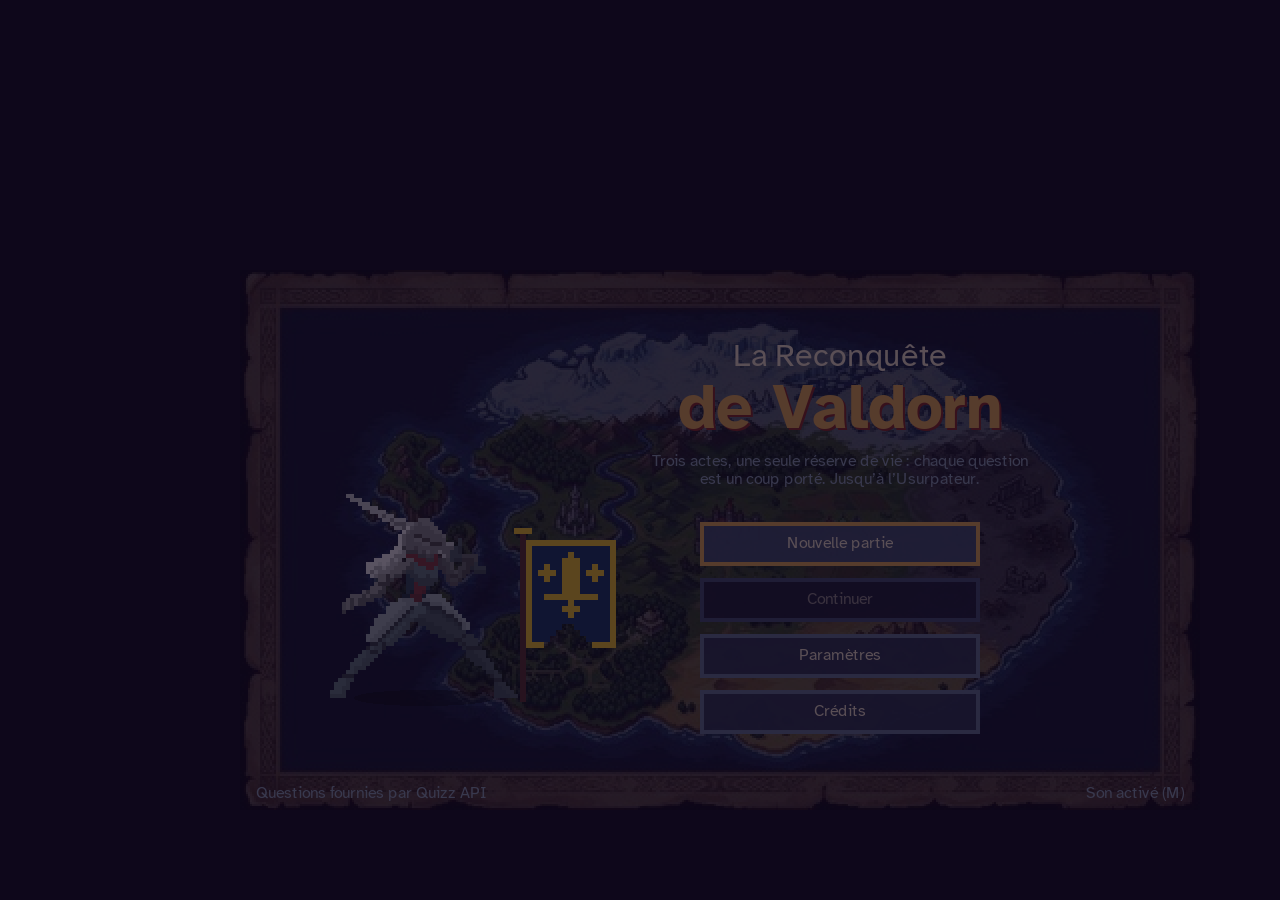
<file: index.html>
<!doctype html>
<html lang="fr">
<head>
  <meta charset="utf-8">
  <meta name="viewport" content="width=device-width, initial-scale=1, viewport-fit=cover">
  <meta name="description" content="La Reconquête de Valdorn : un rogue-lite en pixel art où chaque combat se gagne en répondant à des questions de culture générale.">
  <meta name="theme-color" content="#0E071B">
  <title>La Reconquête de Valdorn</title>
  <link rel="preconnect" href="https://fonts.googleapis.com">
  <link rel="preconnect" href="https://fonts.gstatic.com" crossorigin>
  <link rel="stylesheet" href="https://fonts.googleapis.com/css2?family=Atkinson+Hyperlegible:wght@400;700&family=Pixelify+Sans:wght@400..700&display=swap">
  <style>
    html, body { margin: 0; height: 100%; background: #0E071B; overflow: hidden; }
    #game { width: 100%; height: 100%; display: flex; align-items: center; justify-content: center; }
    canvas { image-rendering: pixelated; image-rendering: crisp-edges; }
    noscript { color: #F9E6CF; font-family: system-ui, sans-serif; display: block; padding: 24px; }
  </style>
</head>
<body>
  <div id="game" aria-label="Jeu La Reconquête de Valdorn"></div>
  <noscript>Ce jeu a besoin de JavaScript. Le <a href="classique.html" style="color:#EDAB50">quiz classique</a> fonctionne sans le jeu.</noscript>
  <script src="vendor/phaser-3.90.0.min.js"></script>
  <script type="module" src="src/main.js"></script>
</body>
</html>
</file>
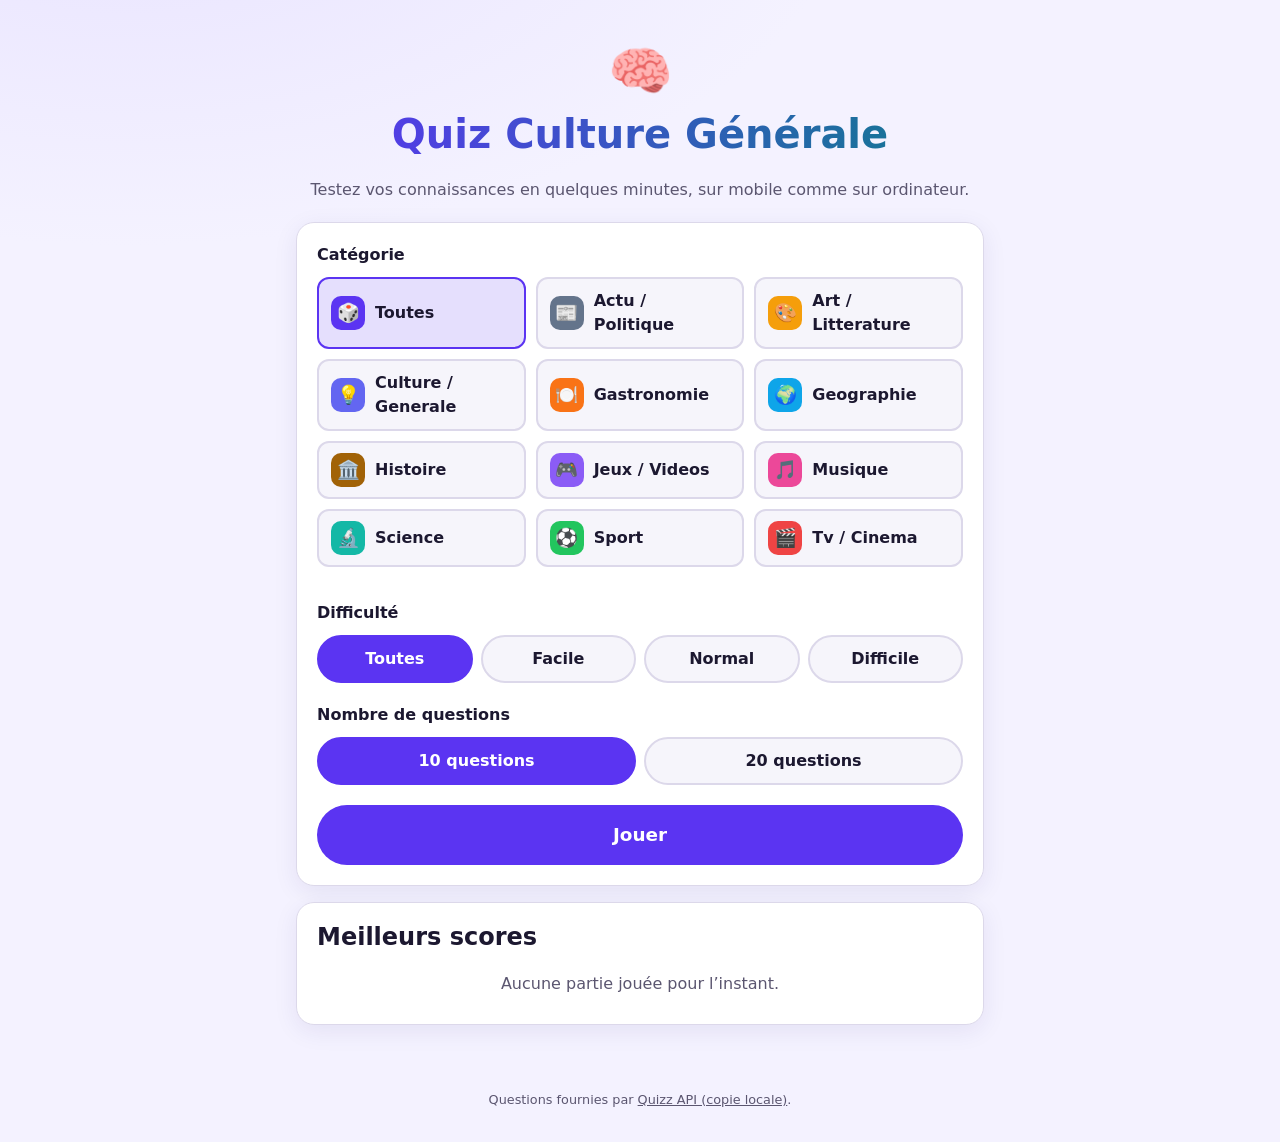
<file: classique.html>
<!doctype html>
<html lang="fr">
<head>
  <meta charset="utf-8">
  <meta name="viewport" content="width=device-width, initial-scale=1">
  <meta name="description" content="Quiz de culture générale en français : choisissez une catégorie, une difficulté et testez vos connaissances.">
  <meta name="color-scheme" content="light dark">
  <meta name="theme-color" content="#6d4aff">
  <title>Quiz Culture Générale</title>
  <link rel="icon" href="data:image/svg+xml,<svg xmlns='http://www.w3.org/2000/svg' viewBox='0 0 100 100'><text y='.9em' font-size='90'>🧠</text></svg>">
  <link rel="stylesheet" href="css/style.css">
</head>
<body>
  <a class="skip-link" href="#main">Aller au contenu</a>

  <main id="main" tabindex="-1">

    <!-- ===================== ACCUEIL ===================== -->
    <section id="screen-home" class="screen" aria-labelledby="home-title">
      <header class="hero">
        <div class="hero-icon" aria-hidden="true">🧠</div>
        <h1 id="home-title">Quiz Culture Générale</h1>
        <p class="tagline">Testez vos connaissances en quelques minutes, sur mobile comme sur ordinateur.</p>
      </header>

      <form id="setup-form" class="card setup" novalidate>
        <fieldset>
          <legend>Catégorie</legend>
          <div id="category-list" class="chip-grid" role="radiogroup" aria-label="Catégorie">
            <!-- rempli dynamiquement à partir des catégories renvoyées par la source -->
          </div>
          <p id="filters-status" class="muted small" role="status"></p>
        </fieldset>

        <fieldset>
          <legend>Difficulté</legend>
          <div id="difficulty-list" class="segmented" role="radiogroup" aria-label="Difficulté"></div>
        </fieldset>

        <fieldset>
          <legend>Nombre de questions</legend>
          <div id="count-list" class="segmented" role="radiogroup" aria-label="Nombre de questions"></div>
        </fieldset>

        <button type="submit" id="play-btn" class="btn btn-primary btn-xl">Jouer</button>
      </form>

      <section class="card best" aria-labelledby="best-title">
        <h2 id="best-title">Meilleurs scores</h2>
        <ul id="best-list" class="best-list"></ul>
      </section>
    </section>

    <!-- ===================== CHARGEMENT ===================== -->
    <section id="screen-loading" class="screen" hidden aria-live="polite">
      <div class="center-box">
        <div class="spinner" aria-hidden="true"></div>
        <p>Chargement des questions…</p>
      </div>
    </section>

    <!-- ===================== ERREUR ===================== -->
    <section id="screen-error" class="screen" hidden>
      <div class="card center-box" role="alert">
        <div class="big-emoji" aria-hidden="true">📡</div>
        <h2>Oups, les questions n’ont pas pu être chargées</h2>
        <p id="error-message"></p>
        <div class="btn-row">
          <button type="button" id="retry-btn" class="btn btn-primary">Réessayer</button>
          <button type="button" id="error-home-btn" class="btn btn-ghost">Accueil</button>
        </div>
      </div>
    </section>

    <!-- ===================== QUESTION ===================== -->
    <section id="screen-quiz" class="screen" hidden aria-labelledby="question-text">
      <div class="quiz-top">
        <div class="quiz-meta">
          <span id="quiz-category" class="pill"></span>
          <span id="quiz-progress-label" class="muted"></span>
          <span id="quiz-score" class="score-badge" aria-live="polite"></span>
        </div>
        <div class="progress" role="progressbar" aria-label="Progression" aria-valuemin="0" id="quiz-progress">
          <div class="progress-fill" id="quiz-progress-fill"></div>
        </div>
      </div>

      <article class="card question-card">
        <div class="timer" aria-hidden="false">
          <div class="timer-bar"><div class="timer-fill" id="timer-fill"></div></div>
          <span id="timer-label" class="timer-label" aria-live="off"></span>
        </div>
        <h2 id="question-text" class="question-text" tabindex="-1"></h2>
        <div id="answers" class="answers"></div>

        <div id="feedback" class="feedback" hidden>
          <p id="feedback-result" class="feedback-result" role="status"></p>
          <p id="anecdote" class="anecdote" hidden></p>
          <div class="btn-row">
            <button type="button" id="next-btn" class="btn btn-primary">Question suivante</button>
            <button type="button" id="report-btn" class="btn btn-link small">Signaler une question</button>
          </div>
        </div>
      </article>
      <button type="button" id="quit-btn" class="btn btn-link small quit">Quitter la partie</button>
    </section>

    <!-- ===================== RÉSULTATS ===================== -->
    <section id="screen-results" class="screen" hidden aria-labelledby="results-title">
      <div class="card results">
        <h2 id="results-title" tabindex="-1">Résultats</h2>
        <div class="score-ring" id="score-ring" aria-hidden="true"><span id="score-ring-label"></span></div>
        <p id="results-score" class="results-score"></p>
        <p id="results-message" class="results-message"></p>
        <p id="results-record" class="record" hidden>🏆 Nouveau record pour cette catégorie&nbsp;!</p>
        <div class="btn-row">
          <button type="button" id="replay-btn" class="btn btn-primary">Rejouer</button>
          <button type="button" id="share-btn" class="btn btn-secondary">Partager mon score</button>
          <button type="button" id="home-btn" class="btn btn-ghost">Accueil</button>
        </div>
        <p id="share-status" class="muted small" role="status"></p>
      </div>

      <section class="card" id="mistakes-section" aria-labelledby="mistakes-title">
        <h3 id="mistakes-title">Récapitulatif des erreurs</h3>
        <ol id="mistakes-list" class="mistakes"></ol>
      </section>
    </section>
  </main>

  <footer class="site-footer">
    <p id="source-credit">Questions fournies par <a href="https://quizzapi.jomoreschi.fr" target="_blank" rel="noopener">Quizz API</a>.</p>
  </footer>

  <div id="toast" class="toast" role="status" aria-live="polite" hidden></div>

  <script type="module" src="js/app.js"></script>
</body>
</html>
</file>
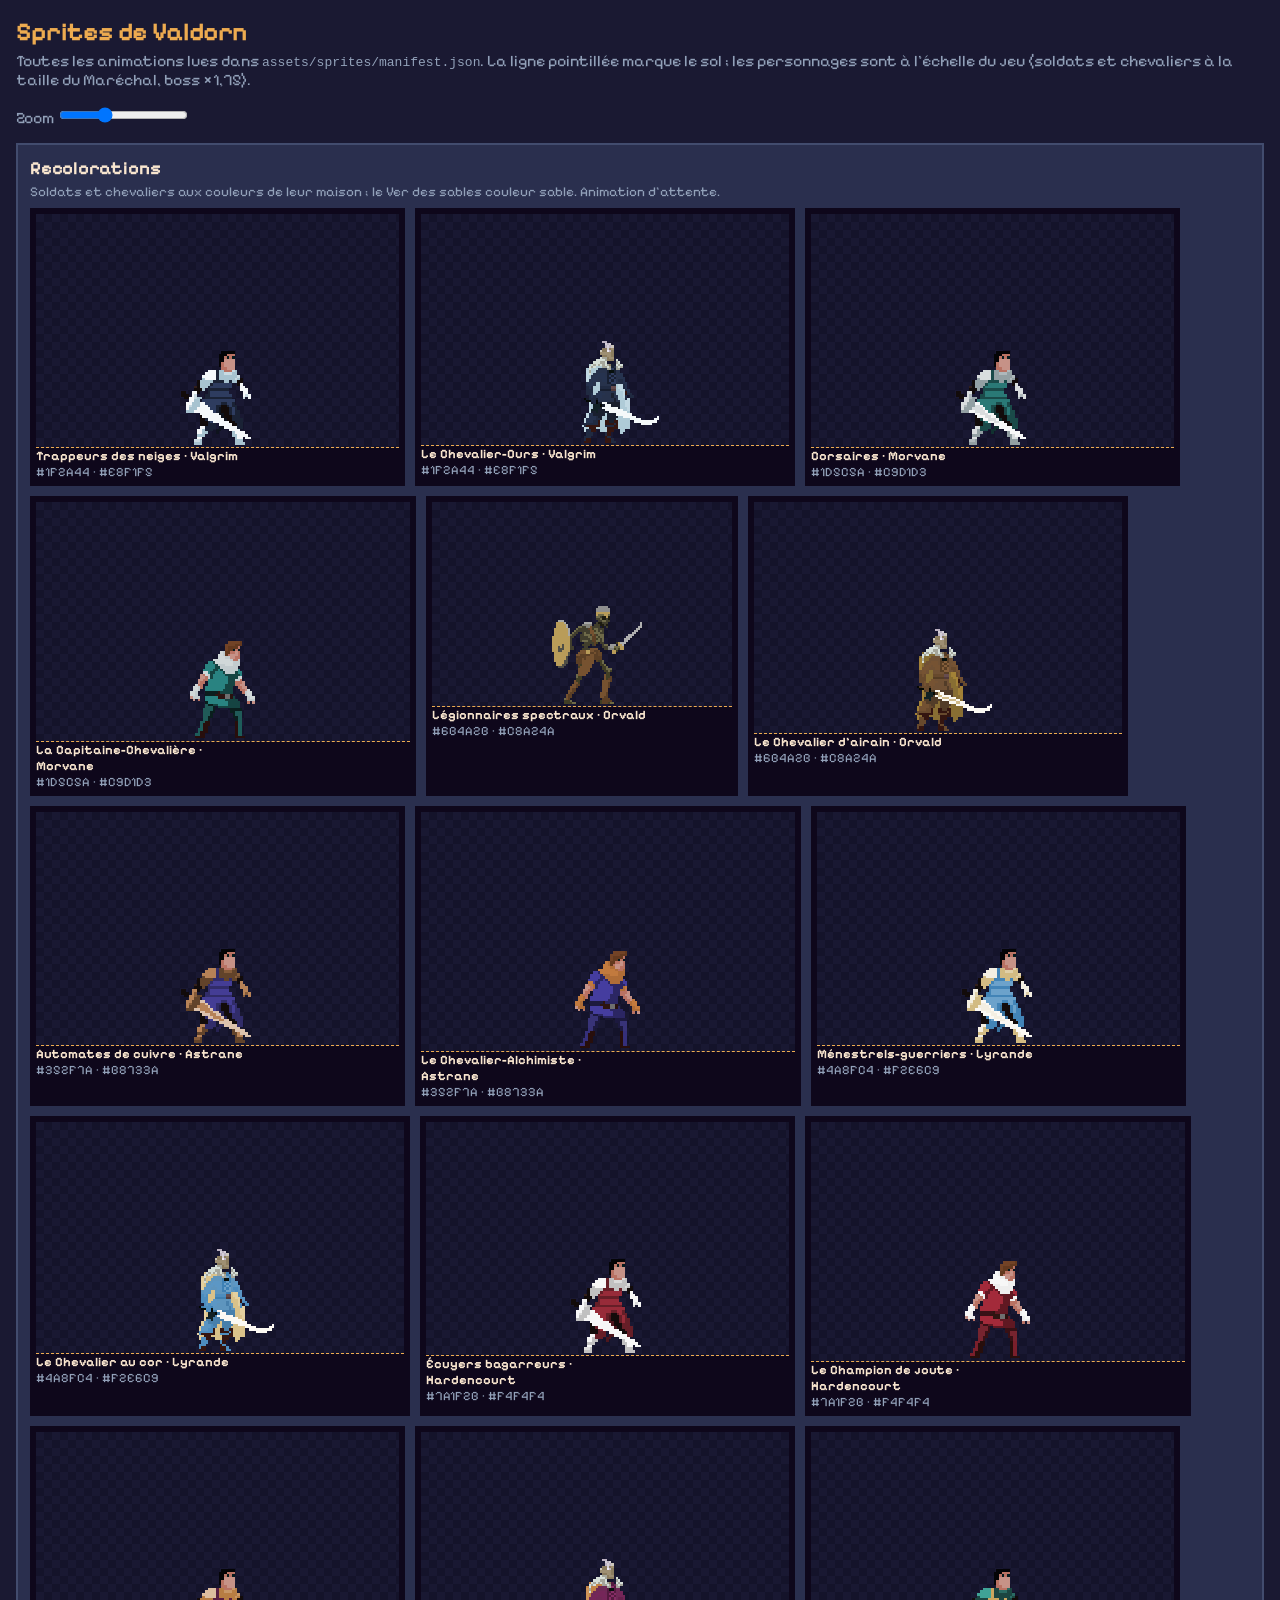
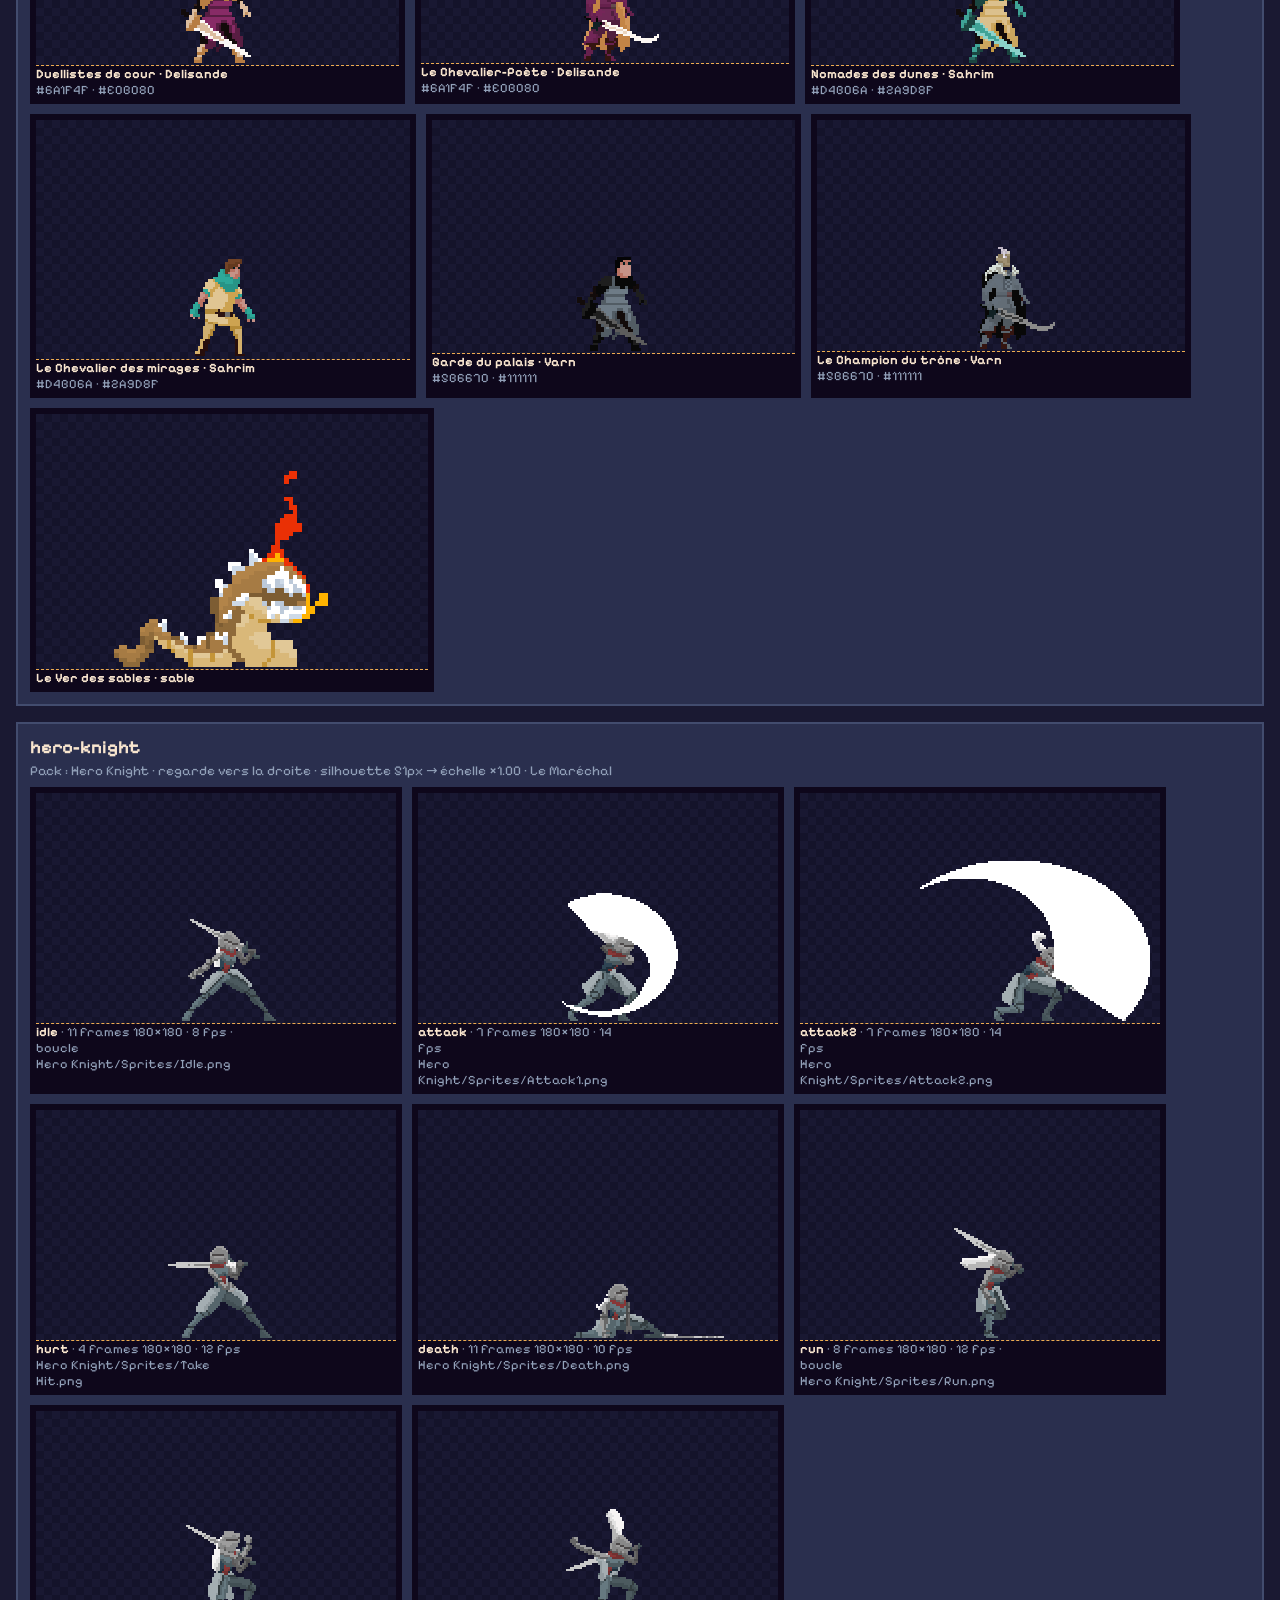
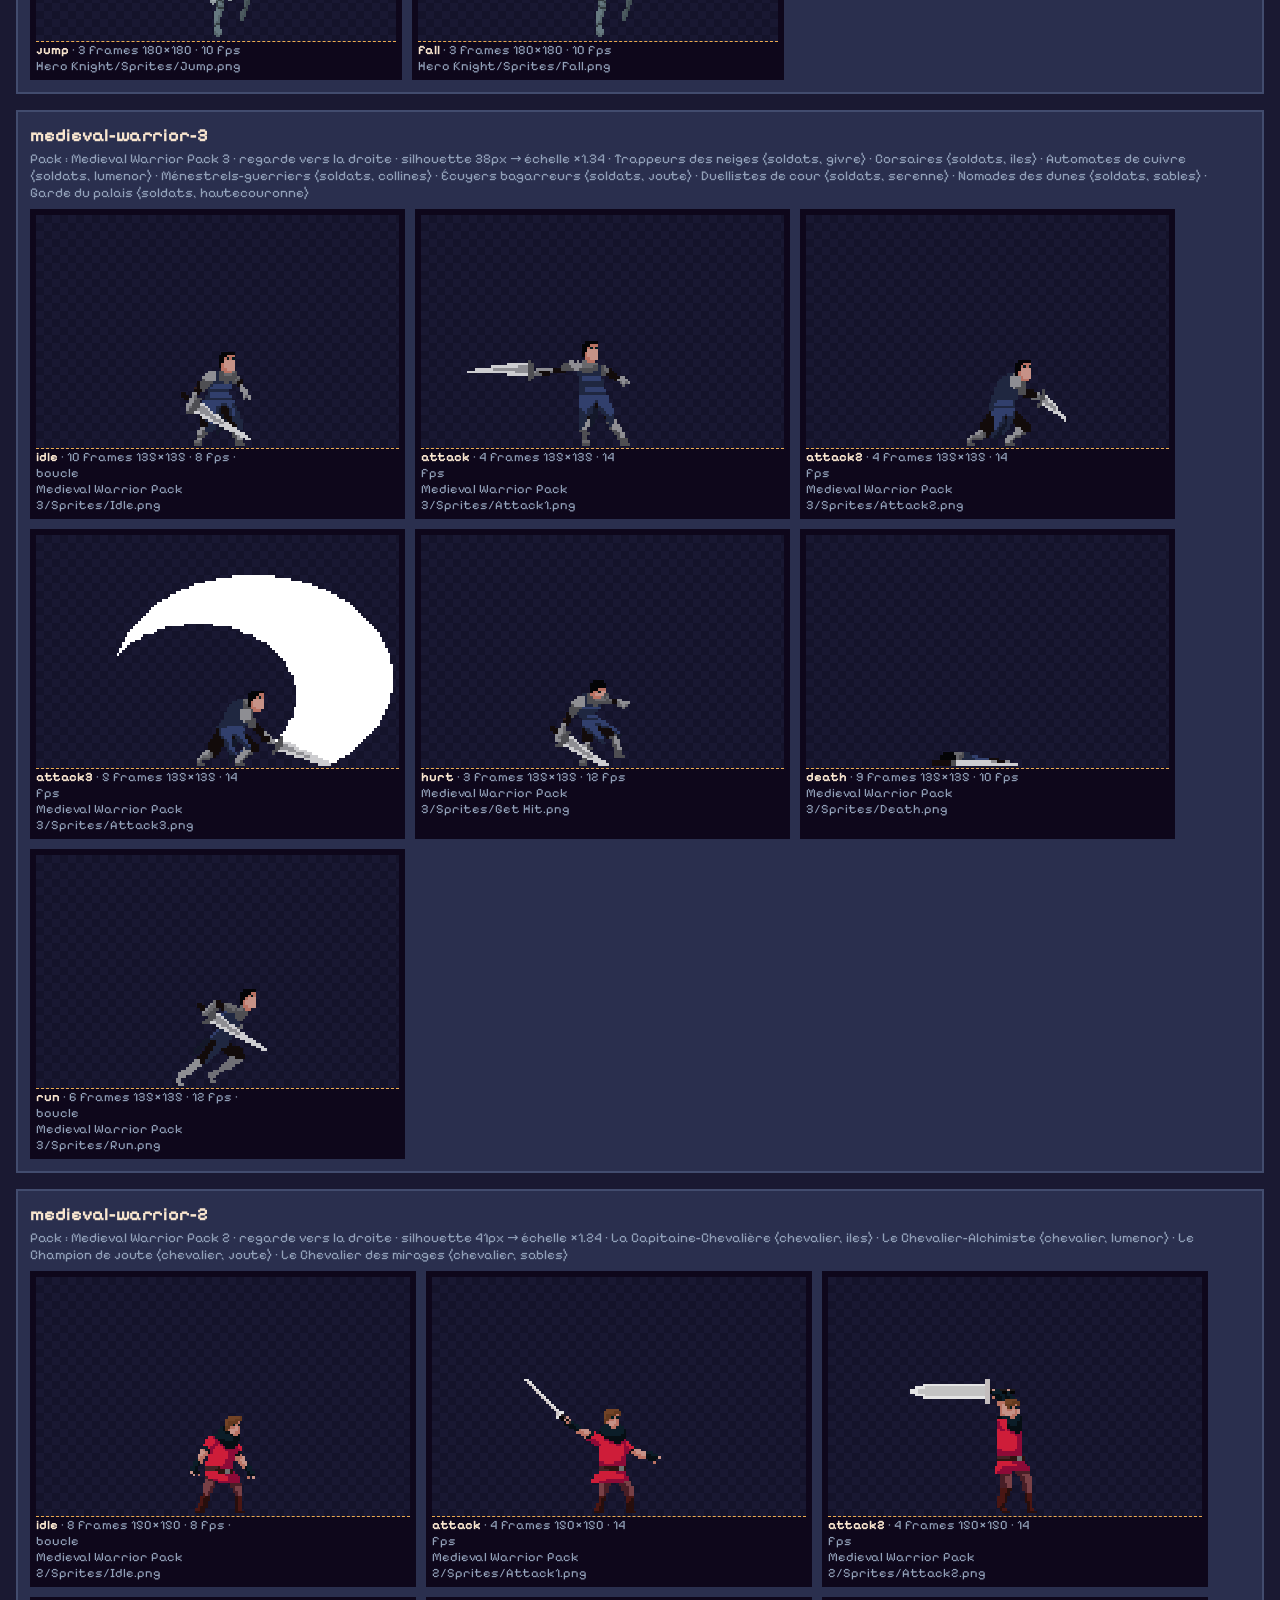
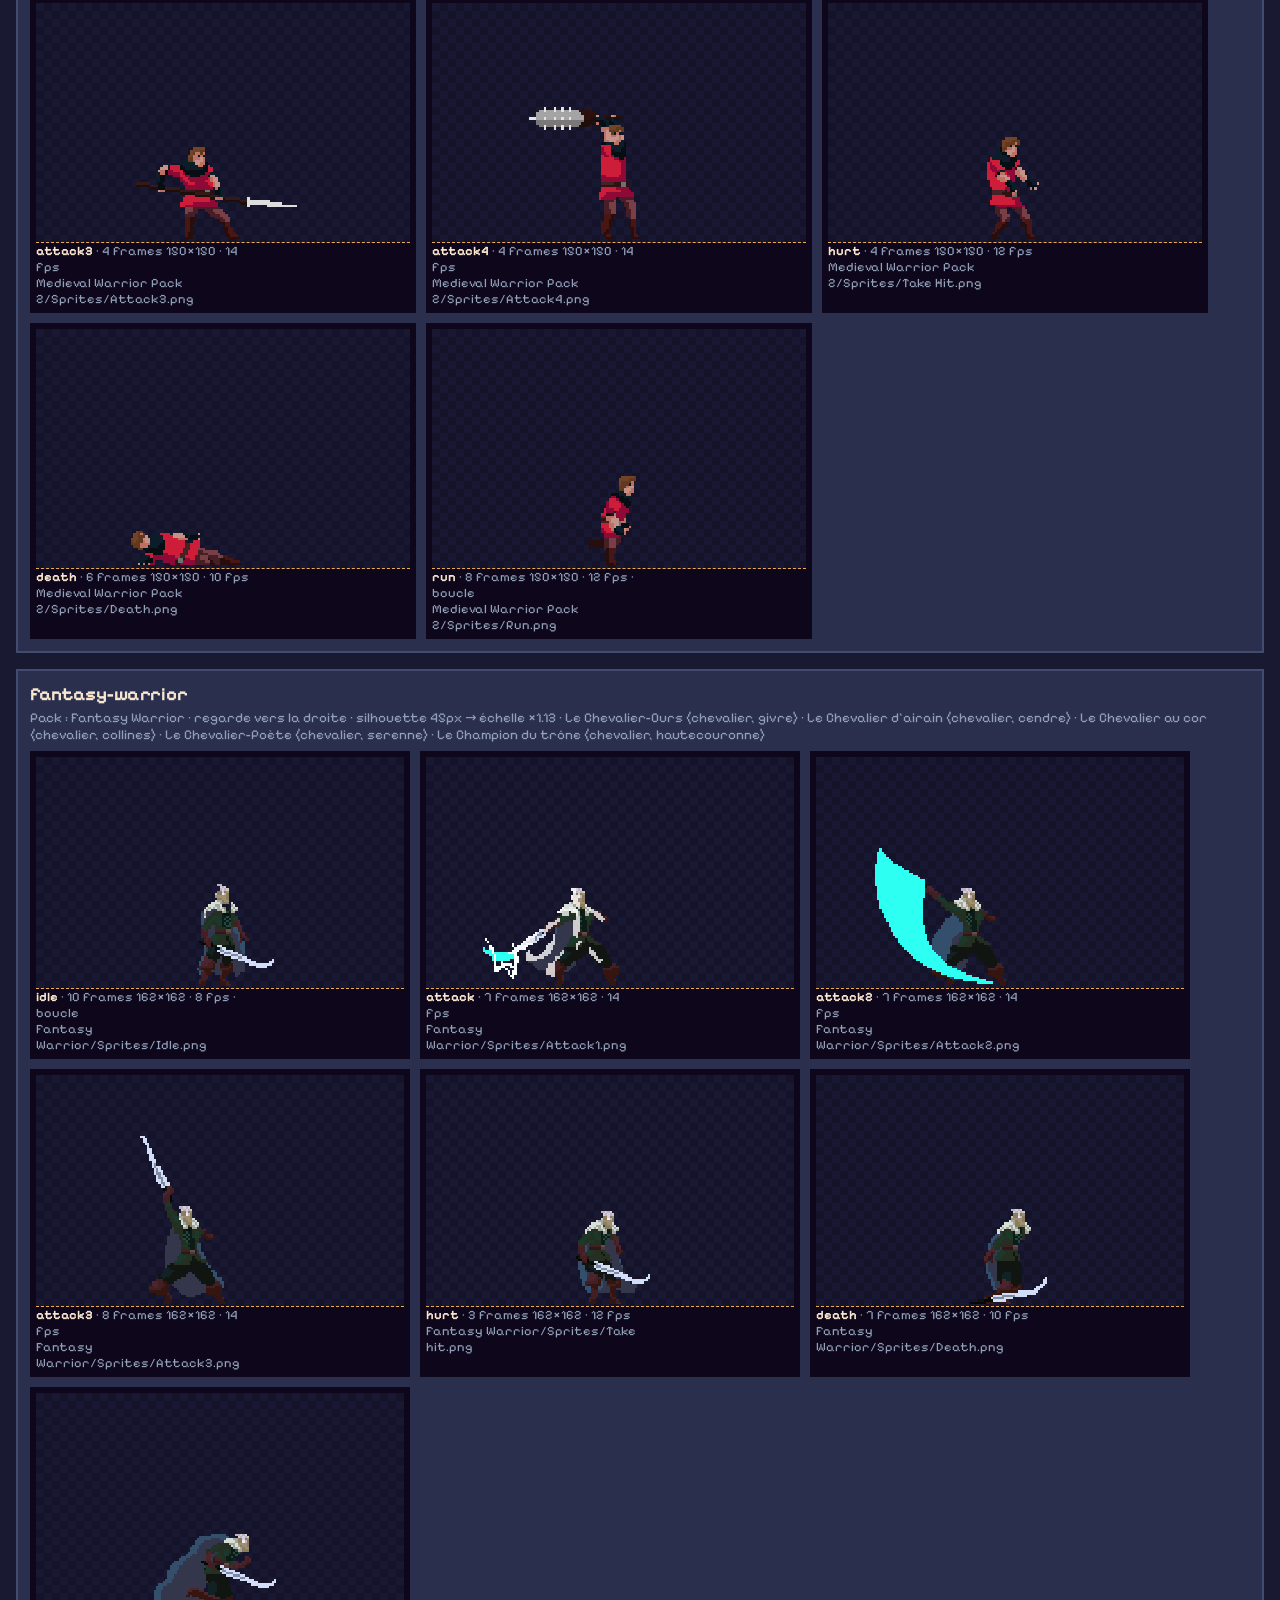
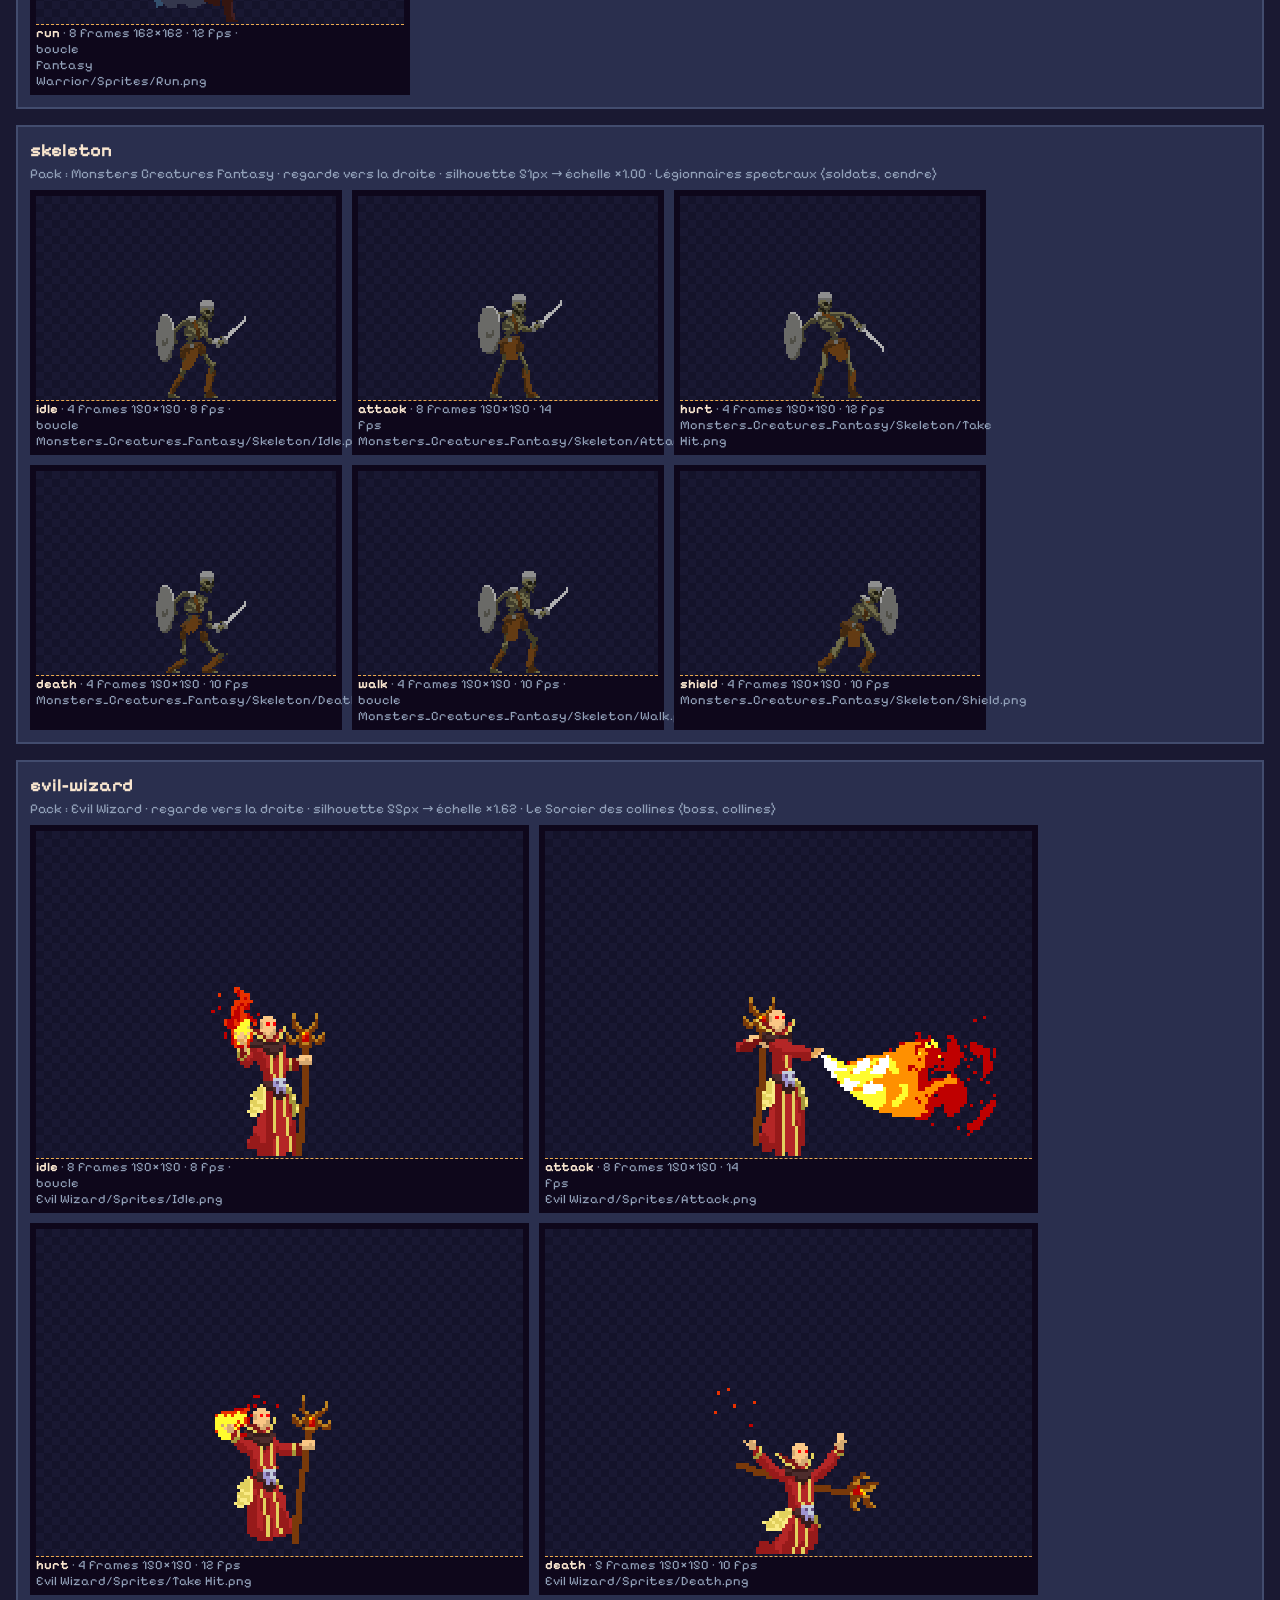
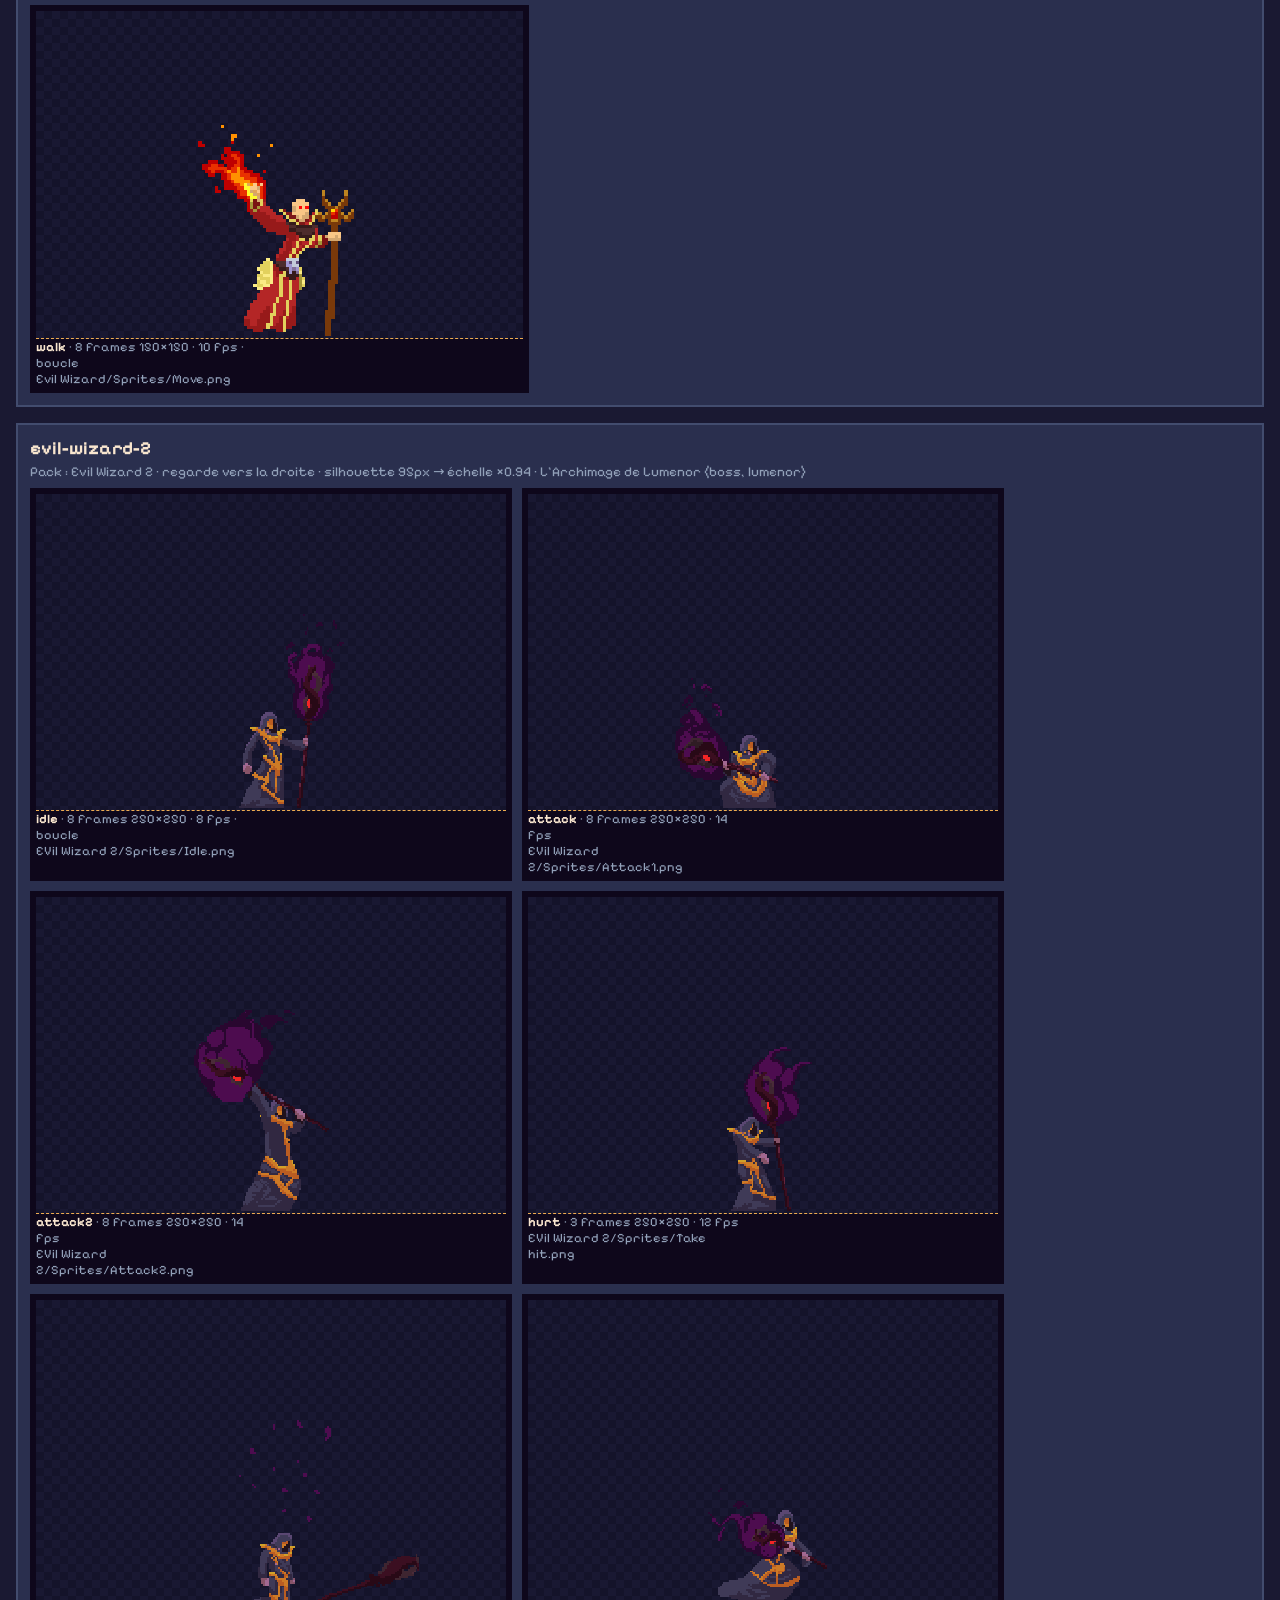
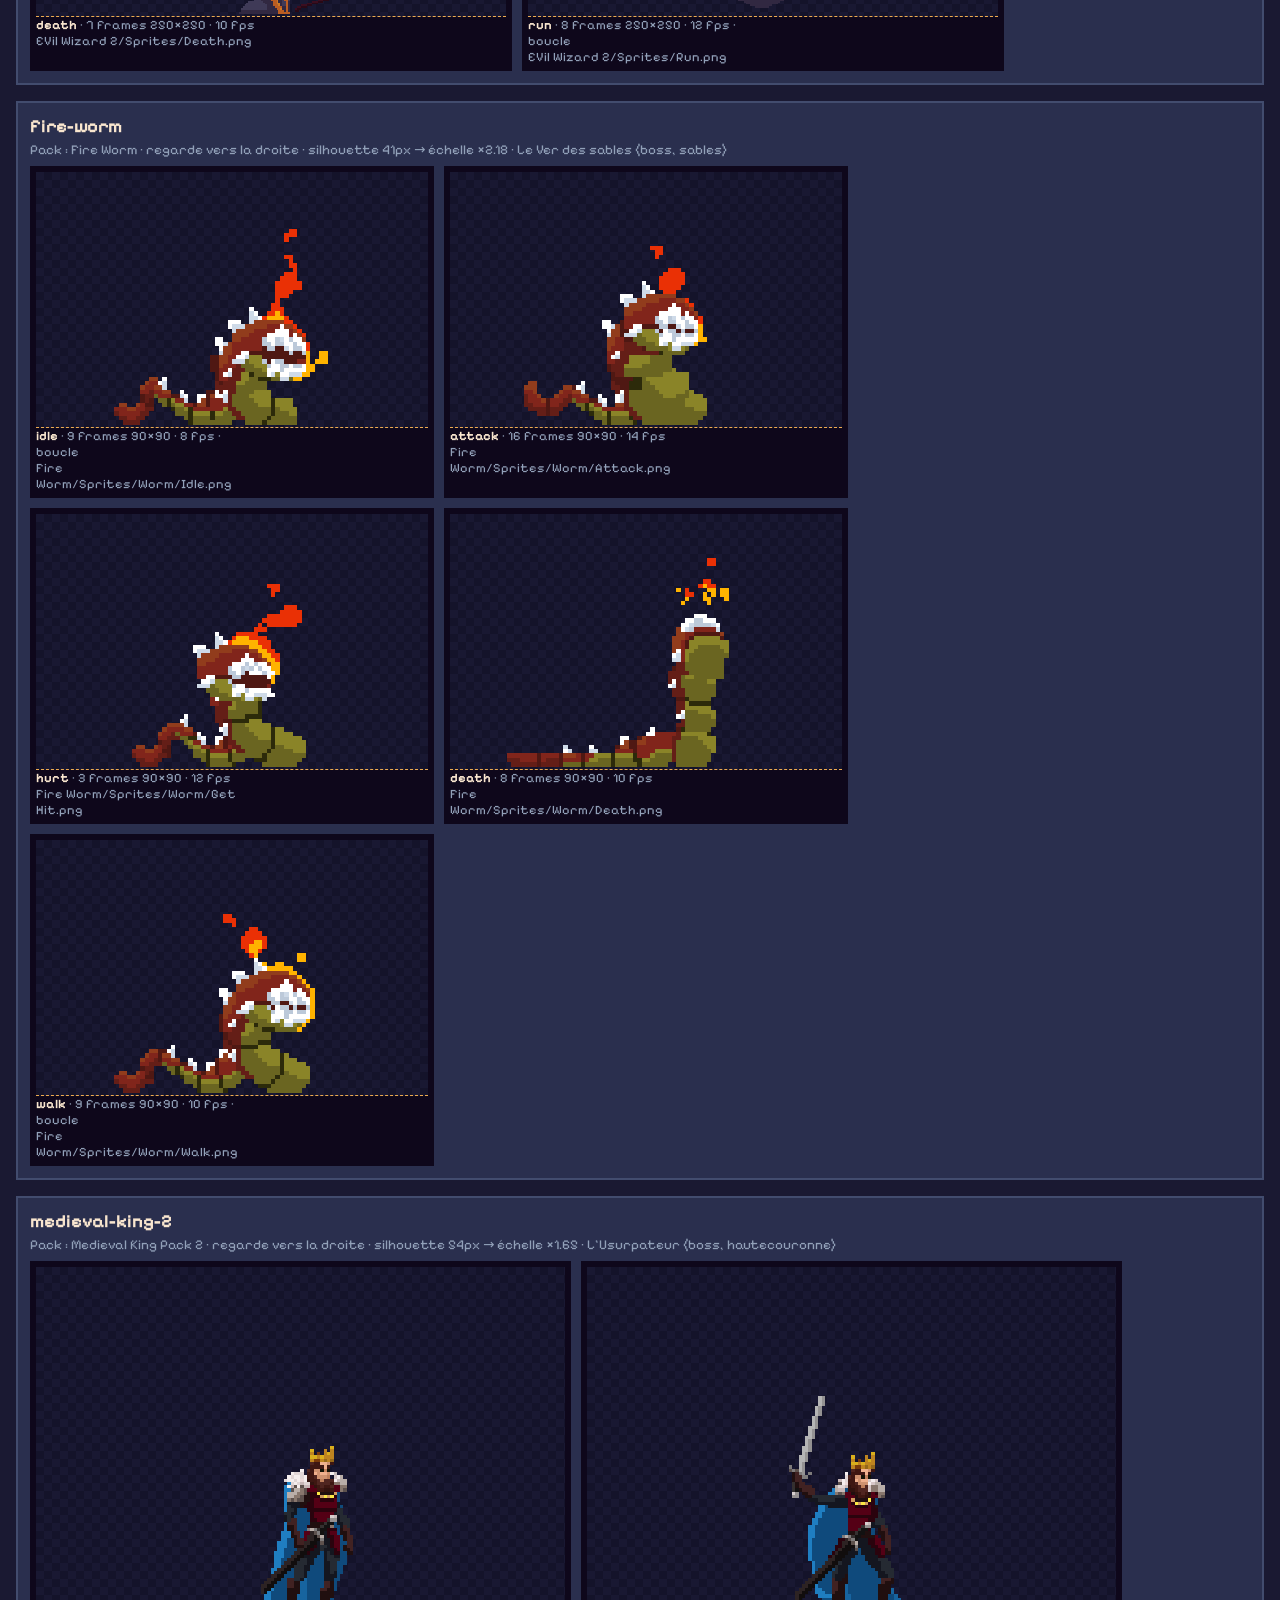
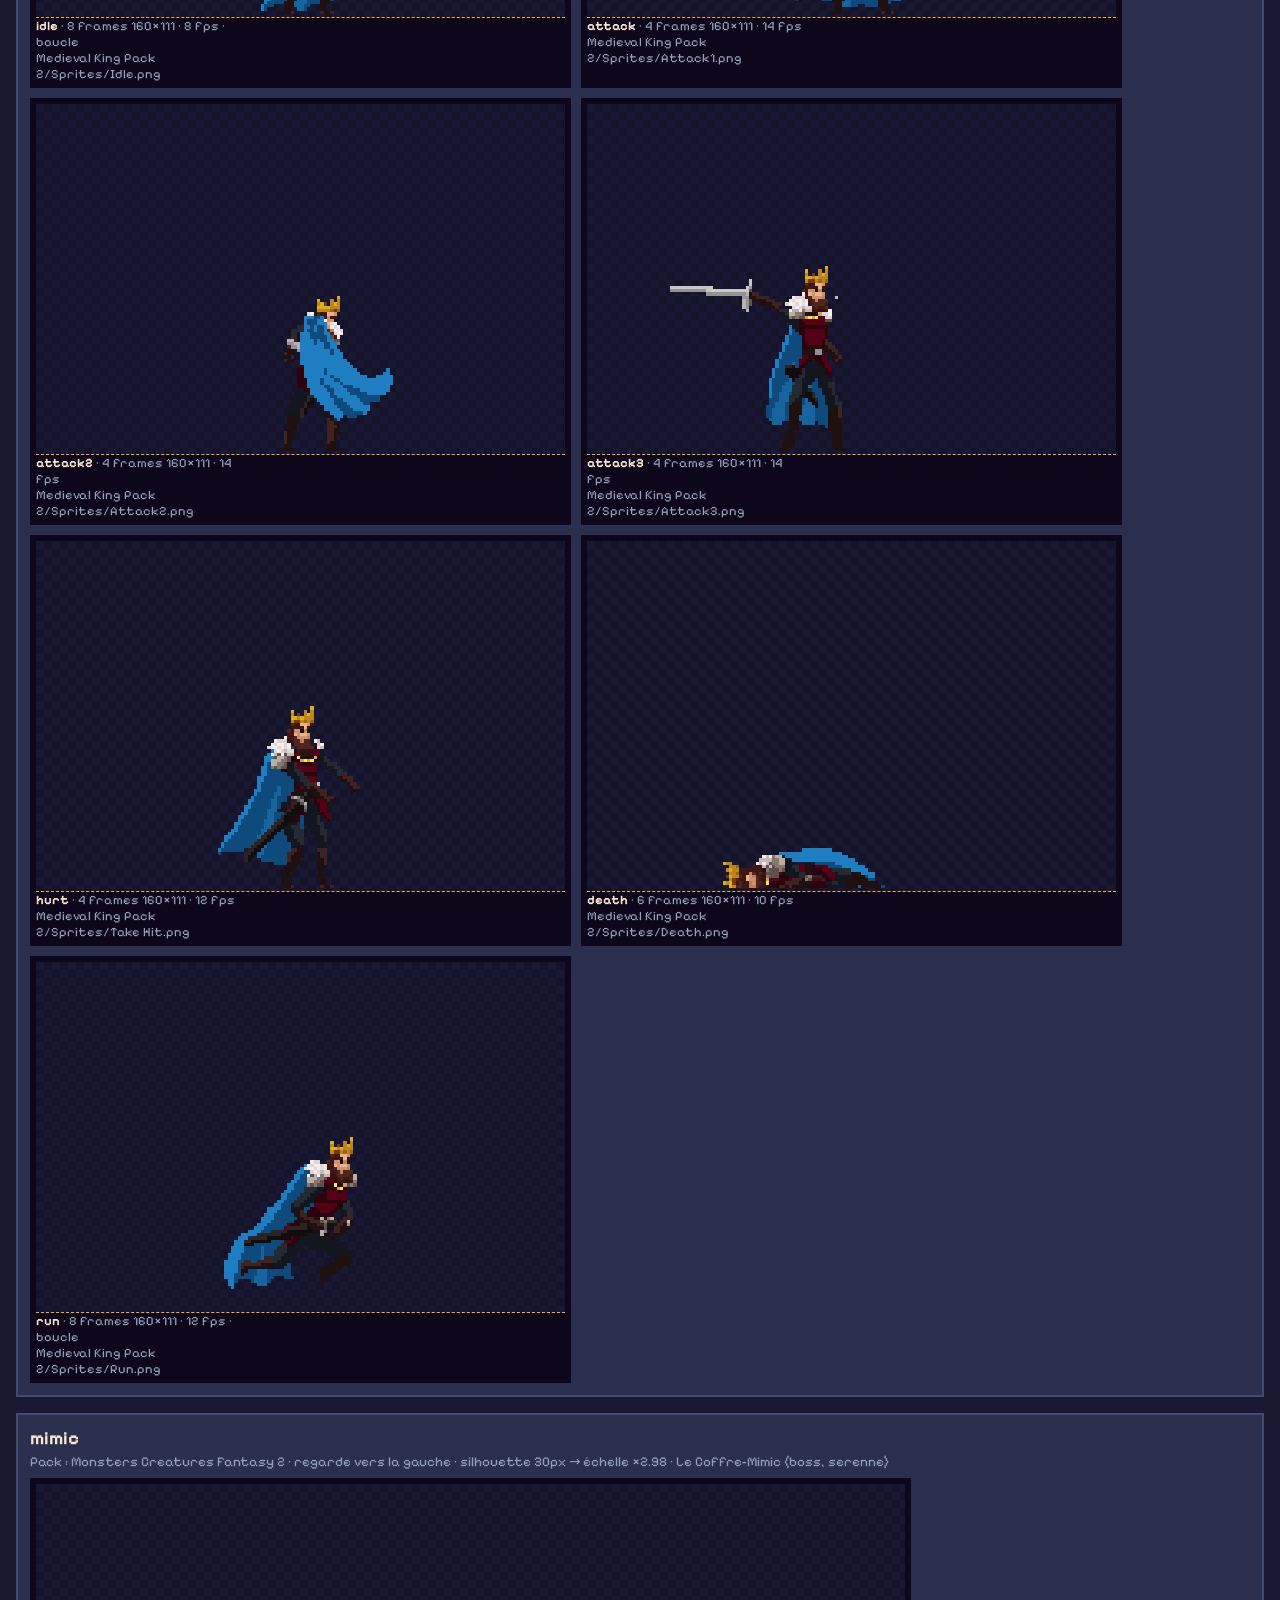
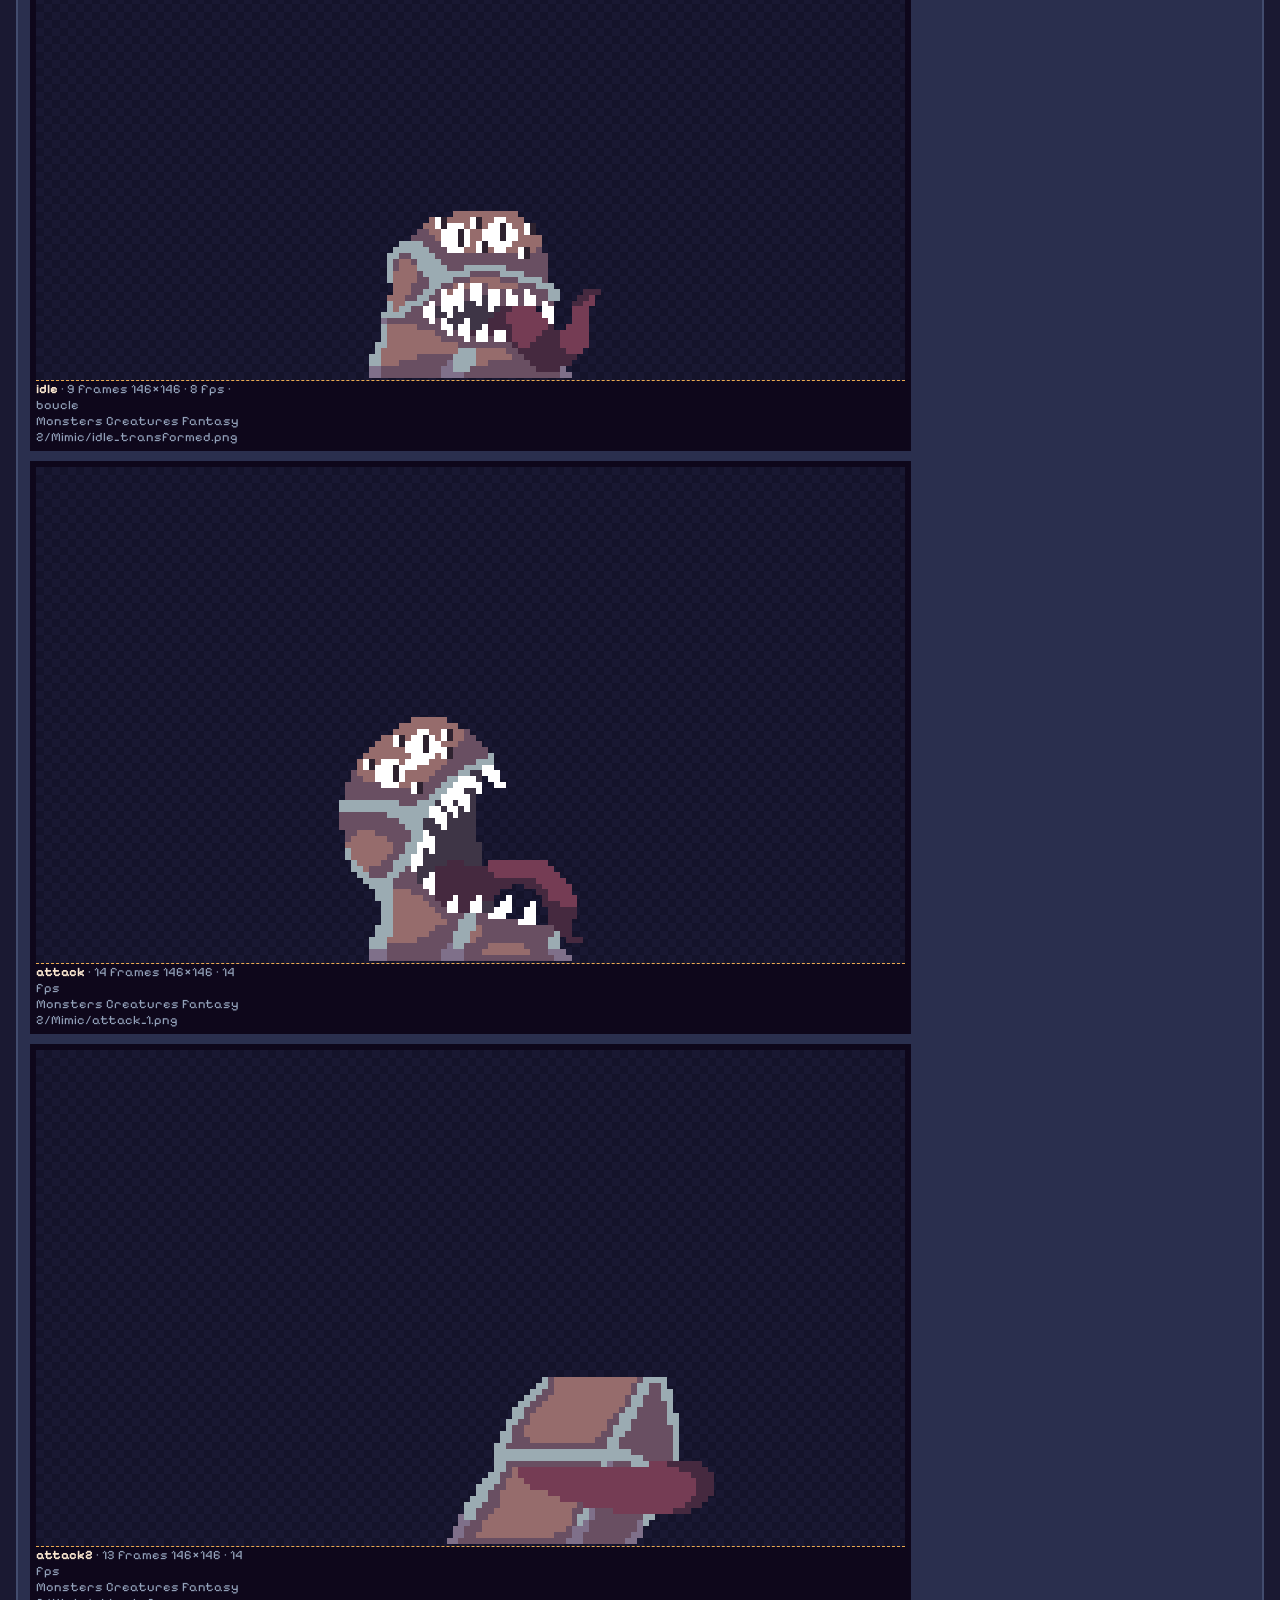
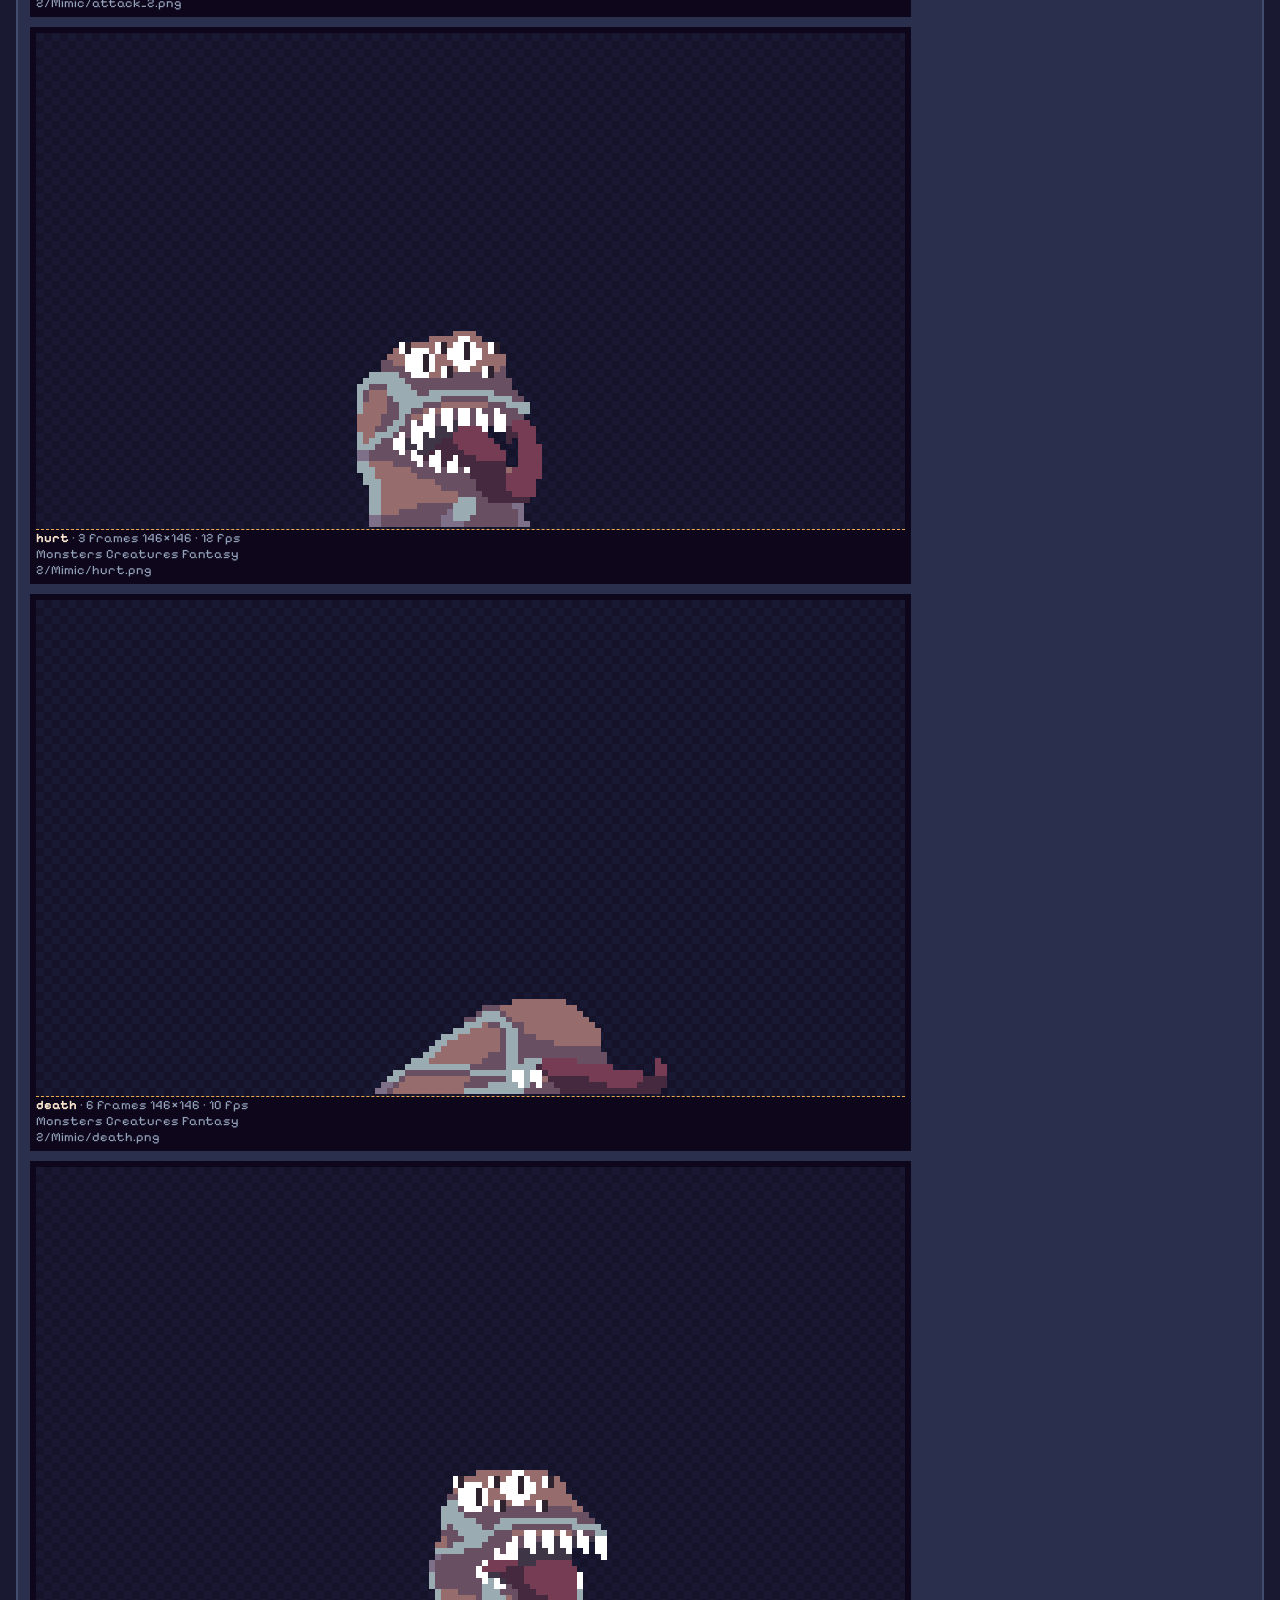
<file: debug.html>
<!doctype html>
<html lang="fr">
<head>
  <meta charset="utf-8">
  <meta name="viewport" content="width=device-width, initial-scale=1">
  <title>Sprites de Valdorn</title>
  <link rel="stylesheet" href="https://fonts.googleapis.com/css2?family=Pixelify+Sans:wght@400..700&display=swap">
  <style>
    :root { --bg: #1A1932; --card: #2A2F4E; --ink: #F9E6CF; --muted: #92A1B9; --gold: #EDAB50; }
    body { margin: 0; padding: 16px; background: var(--bg); color: var(--ink); font-family: "Pixelify Sans", system-ui, sans-serif; font-variant-ligatures: none; }
    h1 { margin: 0 0 4px; font-size: 1.6rem; color: var(--gold); }
    p.note { color: var(--muted); margin: 0 0 16px; }
    label { color: var(--muted); }
    section { background: var(--card); border: 2px solid #424C6E; padding: 12px; margin-bottom: 16px; }
    h2 { margin: 0 0 4px; font-size: 1.15rem; }
    .meta { color: var(--muted); font-size: .85rem; margin-bottom: 8px; }
    .anims { display: flex; flex-wrap: wrap; gap: 10px; }
    figure { margin: 0; background: #0E071B; padding: 6px; }
    figcaption { font-size: .8rem; color: var(--muted); max-width: 220px; }
    figcaption b { color: var(--ink); }
    canvas { display: block; image-rendering: pixelated; background:
      repeating-conic-gradient(#14132a 0% 25%, #191832 0% 50%) 0 0 / 16px 16px; }
    .ground { border-bottom: 1px dashed var(--gold); }
  </style>
</head>
<body>
  <h1>Sprites de Valdorn</h1>
  <p class="note">Toutes les animations lues dans <code>assets/sprites/manifest.json</code>. La ligne pointillée marque le sol ;
    les personnages sont à l'échelle du jeu (soldats et chevaliers à la taille du Maréchal, boss ×1,75).</p>
  <p><label>Zoom <input id="zoom" type="range" min="1" max="4" value="2"></label></p>
  <div id="list"></div>
  <script type="module" src="src/debug.js"></script>
</body>
</html>
</file>
<file: css/style.css>
/* ==========================================================================
   Quiz Culture Générale — feuille de style
   Mobile d'abord, mode sombre automatique, transitions sobres.
   ========================================================================== */

:root {
  --bg: #f4f2ff;
  --bg-accent: #e9e4ff;
  --surface: #ffffff;
  --surface-2: #f6f5fb;
  --text: #1c1830;
  --muted: #5b5670;
  --border: #dcd8ea;
  --primary: #5b34f2;
  --primary-text: #ffffff;
  --primary-hover: #4a24dc;
  --secondary: #0f7c8c;
  --good: #137a3a;
  --good-bg: #dcf5e4;
  --bad: #b3261e;
  --bad-bg: #fde3e1;
  --warn: #b45309;
  --focus: #ff9f1c;
  --shadow: 0 6px 24px rgba(40, 20, 120, .08);
  --radius: 18px;
  --radius-sm: 12px;
  --speed: .2s;
  font-size: 16px;
}

@media (prefers-color-scheme: dark) {
  :root {
    --bg: #121019;
    --bg-accent: #1b1730;
    --surface: #1d1a29;
    --surface-2: #262236;
    --text: #f1eefb;
    --muted: #b3adc7;
    --border: #393451;
    --primary: #9b84ff;
    --primary-text: #120c2b;
    --primary-hover: #b3a1ff;
    --secondary: #4fd1e0;
    --good: #6ee39a;
    --good-bg: #183826;
    --bad: #ff8a80;
    --bad-bg: #44191a;
    --warn: #fbbf24;
    --shadow: 0 6px 24px rgba(0, 0, 0, .35);
  }
}

* { box-sizing: border-box; }

html, body { margin: 0; }

body {
  min-height: 100vh;
  display: flex;
  flex-direction: column;
  font-family: system-ui, -apple-system, "Segoe UI", Roboto, "Helvetica Neue", Arial, sans-serif;
  line-height: 1.5;
  color: var(--text);
  background: radial-gradient(1200px 600px at 10% -10%, var(--bg-accent), transparent 60%), var(--bg);
  -webkit-font-smoothing: antialiased;
}

main {
  flex: 1;
  width: 100%;
  max-width: 720px;
  margin: 0 auto;
  padding: 16px 16px 24px;
  outline: none;
}

h1, h2, h3 { line-height: 1.2; margin: 0 0 .5em; }

[hidden] { display: none !important; }

.muted { color: var(--muted); }
.small { font-size: .875rem; }

/* ---------- Accessibilité ---------- */

.skip-link {
  position: absolute;
  left: -9999px;
  top: 8px;
  background: var(--surface);
  color: var(--text);
  padding: 8px 12px;
  border-radius: 8px;
  z-index: 10;
}
.skip-link:focus { left: 8px; }

:focus-visible {
  outline: 3px solid var(--focus);
  outline-offset: 2px;
}

@media (prefers-reduced-motion: reduce) {
  *, *::before, *::after { transition: none !important; animation: none !important; }
}

/* ---------- Écrans ---------- */

.screen { animation: enter .3s ease both; }

@keyframes enter {
  from { opacity: 0; transform: translateY(8px); }
  to { opacity: 1; transform: none; }
}

.card {
  background: var(--surface);
  border: 1px solid var(--border);
  border-radius: var(--radius);
  box-shadow: var(--shadow);
  padding: 20px;
  margin-bottom: 16px;
}

.center-box { text-align: center; padding: 32px 20px; }
.big-emoji { font-size: 3rem; }

/* ---------- Accueil ---------- */

.hero { text-align: center; padding: 16px 0 20px; }
.hero-icon { font-size: 3.25rem; }
.hero h1 {
  font-size: clamp(1.75rem, 6vw, 2.5rem);
  background: linear-gradient(90deg, var(--primary), var(--secondary));
  -webkit-background-clip: text;
  background-clip: text;
  color: transparent;
}
.tagline { color: var(--muted); margin: 0; }

fieldset { border: 0; padding: 0; margin: 0 0 20px; min-width: 0; }
legend { font-weight: 700; margin-bottom: 10px; padding: 0; }

.chip-grid {
  display: grid;
  grid-template-columns: repeat(2, minmax(0, 1fr));
  gap: 10px;
}
@media (min-width: 560px) {
  .chip-grid { grid-template-columns: repeat(3, minmax(0, 1fr)); }
}

.chip {
  --cat: var(--primary);
  display: flex;
  align-items: center;
  gap: 10px;
  min-height: 56px;
  padding: 10px 12px;
  border: 2px solid var(--border);
  border-radius: var(--radius-sm);
  background: var(--surface-2);
  color: var(--text);
  font: inherit;
  font-weight: 600;
  text-align: left;
  cursor: pointer;
  transition: border-color var(--speed), background var(--speed), transform var(--speed);
}
.chip:hover { transform: translateY(-1px); border-color: var(--cat); }
.chip[aria-checked="true"] {
  border-color: var(--cat);
  background: color-mix(in srgb, var(--cat) 16%, var(--surface));
}
.chip-icon {
  flex: none;
  display: grid;
  place-items: center;
  width: 34px;
  height: 34px;
  border-radius: 10px;
  background: var(--cat);
  font-size: 1.15rem;
}
.chip-label { min-width: 0; overflow-wrap: break-word; hyphens: auto; }
@media (max-width: 420px) {
  .chip { gap: 8px; padding: 10px; font-size: .9rem; }
  .chip-icon { width: 30px; height: 30px; font-size: 1rem; }
}

.segmented {
  display: grid;
  grid-template-columns: repeat(auto-fit, minmax(min(100%, 72px), 1fr));
  gap: 8px;
}
.segmented .seg {
  min-height: 48px;
  padding: 8px 6px;
  border: 2px solid var(--border);
  border-radius: 999px;
  background: var(--surface-2);
  color: var(--text);
  font: inherit;
  font-weight: 600;
  cursor: pointer;
  transition: border-color var(--speed), background var(--speed), color var(--speed);
}
.segmented .seg[aria-checked="true"] {
  background: var(--primary);
  border-color: var(--primary);
  color: var(--primary-text);
}

.skeleton {
  min-height: 56px;
  border-radius: var(--radius-sm);
  background: linear-gradient(90deg, var(--surface-2), var(--border), var(--surface-2));
  background-size: 200% 100%;
  animation: shimmer 1.2s linear infinite;
}
@keyframes shimmer { to { background-position: -200% 0; } }

.best-list { list-style: none; padding: 0; margin: 0; display: grid; gap: 8px; }
.best-list li {
  display: flex;
  justify-content: space-between;
  gap: 12px;
  padding: 8px 12px;
  border-radius: 10px;
  background: var(--surface-2);
}
.best-list .empty { justify-content: center; color: var(--muted); background: none; }

/* ---------- Boutons ---------- */

.btn {
  display: inline-flex;
  align-items: center;
  justify-content: center;
  gap: 8px;
  min-height: 48px;
  padding: 10px 20px;
  border: 2px solid transparent;
  border-radius: 999px;
  font: inherit;
  font-weight: 700;
  cursor: pointer;
  transition: background var(--speed), transform var(--speed), border-color var(--speed), opacity var(--speed);
}
.btn:active { transform: scale(.98); }
.btn:disabled { opacity: .55; cursor: not-allowed; }
.btn-primary { background: var(--primary); color: var(--primary-text); }
.btn-primary:hover:not(:disabled) { background: var(--primary-hover); }
.btn-secondary { background: transparent; border-color: var(--secondary); color: var(--secondary); }
.btn-ghost { background: var(--surface-2); color: var(--text); border-color: var(--border); }
.btn-link {
  background: none;
  color: var(--muted);
  min-height: 44px;
  padding: 8px 10px;
  text-decoration: underline;
  font-weight: 600;
}
.btn-xl { width: 100%; min-height: 60px; font-size: 1.15rem; }
.btn-row { display: flex; flex-wrap: wrap; gap: 10px; justify-content: center; margin-top: 16px; }

/* ---------- Chargement ---------- */

.spinner {
  width: 48px;
  height: 48px;
  margin: 0 auto 16px;
  border: 5px solid var(--border);
  border-top-color: var(--primary);
  border-radius: 50%;
  animation: spin .8s linear infinite;
}
@keyframes spin { to { transform: rotate(360deg); } }

/* ---------- Quiz ---------- */

.quiz-top { margin-bottom: 14px; }
.quiz-meta {
  display: flex;
  align-items: center;
  gap: 10px;
  flex-wrap: wrap;
  margin-bottom: 8px;
}
.pill {
  --cat: var(--primary);
  display: inline-flex;
  gap: 6px;
  align-items: center;
  padding: 4px 12px;
  border-radius: 999px;
  background: color-mix(in srgb, var(--cat) 18%, var(--surface));
  border: 1px solid var(--cat);
  font-weight: 700;
  font-size: .875rem;
}
.score-badge {
  margin-left: auto;
  font-weight: 800;
  padding: 4px 12px;
  border-radius: 999px;
  background: var(--surface);
  border: 1px solid var(--border);
}

.progress {
  height: 10px;
  border-radius: 999px;
  background: var(--border);
  overflow: hidden;
}
.progress-fill {
  height: 100%;
  width: 0;
  border-radius: inherit;
  background: linear-gradient(90deg, var(--primary), var(--secondary));
  transition: width .35s ease;
}

.timer { display: flex; align-items: center; gap: 10px; margin-bottom: 16px; }
.timer-bar { flex: 1; height: 8px; border-radius: 999px; background: var(--surface-2); overflow: hidden; }
.timer-fill { height: 100%; width: 100%; background: var(--secondary); transform-origin: left; }
.timer-fill.low { background: var(--warn); }
.timer-fill.critical { background: var(--bad); }
.timer-label { font-variant-numeric: tabular-nums; font-weight: 800; min-width: 3ch; text-align: right; }

.question-text {
  font-size: clamp(1.2rem, 4.5vw, 1.5rem);
  margin-bottom: 18px;
  outline: none;
}

.answers { display: grid; gap: 10px; }
@media (min-width: 640px) {
  .answers { grid-template-columns: 1fr 1fr; }
}

.answer {
  display: flex;
  align-items: center;
  gap: 12px;
  width: 100%;
  min-height: 60px;
  padding: 12px 16px;
  border: 2px solid var(--border);
  border-radius: var(--radius-sm);
  background: var(--surface-2);
  color: var(--text);
  font: inherit;
  font-weight: 600;
  text-align: left;
  cursor: pointer;
  transition: border-color var(--speed), background var(--speed), transform var(--speed), opacity var(--speed);
}
.answer:hover:not(:disabled) { border-color: var(--primary); transform: translateY(-1px); }
.answer:disabled { cursor: default; }
.answer .key {
  flex: none;
  display: grid;
  place-items: center;
  width: 28px;
  height: 28px;
  border-radius: 8px;
  background: var(--surface);
  border: 1px solid var(--border);
  font-size: .8rem;
  font-weight: 800;
}
.answer.correct { border-color: var(--good); background: var(--good-bg); color: var(--text); }
.answer.wrong { border-color: var(--bad); background: var(--bad-bg); color: var(--text); }
.answer.dim { opacity: .55; }
.answer .mark { margin-left: auto; font-weight: 800; }
.answer.correct .mark { color: var(--good); }
.answer.wrong .mark { color: var(--bad); }

.feedback { margin-top: 18px; animation: enter .25s ease both; }
.feedback-result { font-weight: 800; font-size: 1.1rem; margin: 0 0 8px; }
.feedback-result.good { color: var(--good); }
.feedback-result.bad { color: var(--bad); }
.anecdote {
  margin: 0;
  padding: 12px 14px;
  border-left: 4px solid var(--secondary);
  border-radius: 8px;
  background: var(--surface-2);
}

.quit { display: block; margin: 0 auto; }

/* ---------- Résultats ---------- */

.results { text-align: center; }
.score-ring {
  --pct: 0;
  width: 140px;
  height: 140px;
  margin: 8px auto 12px;
  border-radius: 50%;
  display: grid;
  place-items: center;
  background: conic-gradient(var(--primary) calc(var(--pct) * 1%), var(--border) 0);
}
.score-ring span {
  display: grid;
  place-items: center;
  width: 110px;
  height: 110px;
  border-radius: 50%;
  background: var(--surface);
  font-size: 1.75rem;
  font-weight: 800;
}
.results-score { font-size: 1.25rem; font-weight: 700; margin: 0; }
.results-message { color: var(--muted); margin: 4px 0 0; }
.record { font-weight: 700; color: var(--warn); }

.mistakes { padding-left: 1.25rem; margin: 0; display: grid; gap: 12px; }
.mistakes li { padding-left: 4px; }
.mistakes .q { font-weight: 600; margin: 0 0 4px; }
.mistakes .a { margin: 0; font-size: .95rem; }
.mistakes .yours { color: var(--bad); }
.mistakes .right { color: var(--good); font-weight: 700; }

/* ---------- Pied de page & toast ---------- */

.site-footer {
  text-align: center;
  padding: 12px 16px 20px;
  font-size: .8rem;
  color: var(--muted);
}
.site-footer a { color: inherit; }

.toast {
  position: fixed;
  left: 50%;
  bottom: 20px;
  transform: translateX(-50%);
  max-width: calc(100% - 32px);
  padding: 10px 18px;
  border-radius: 999px;
  background: var(--text);
  color: var(--surface);
  font-weight: 600;
  box-shadow: var(--shadow);
  animation: enter .2s ease both;
  z-index: 20;
}
</file>
